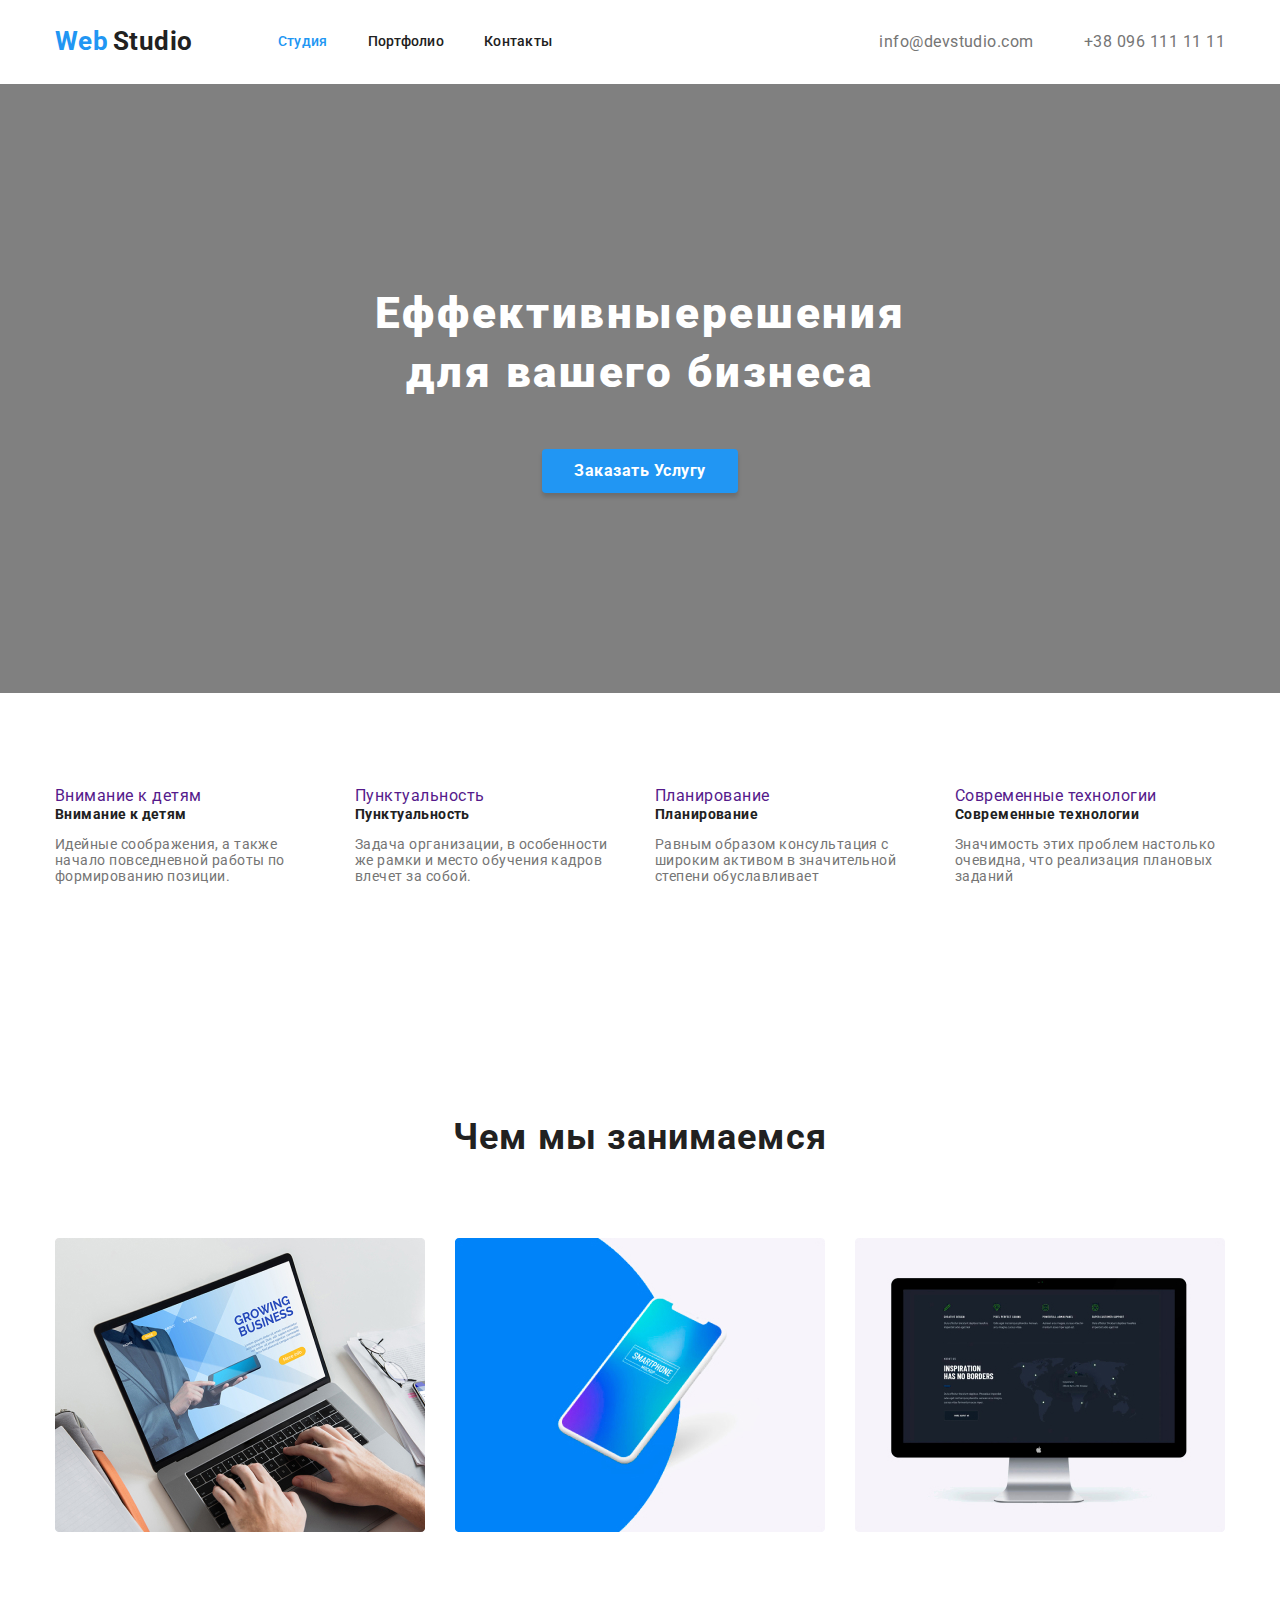
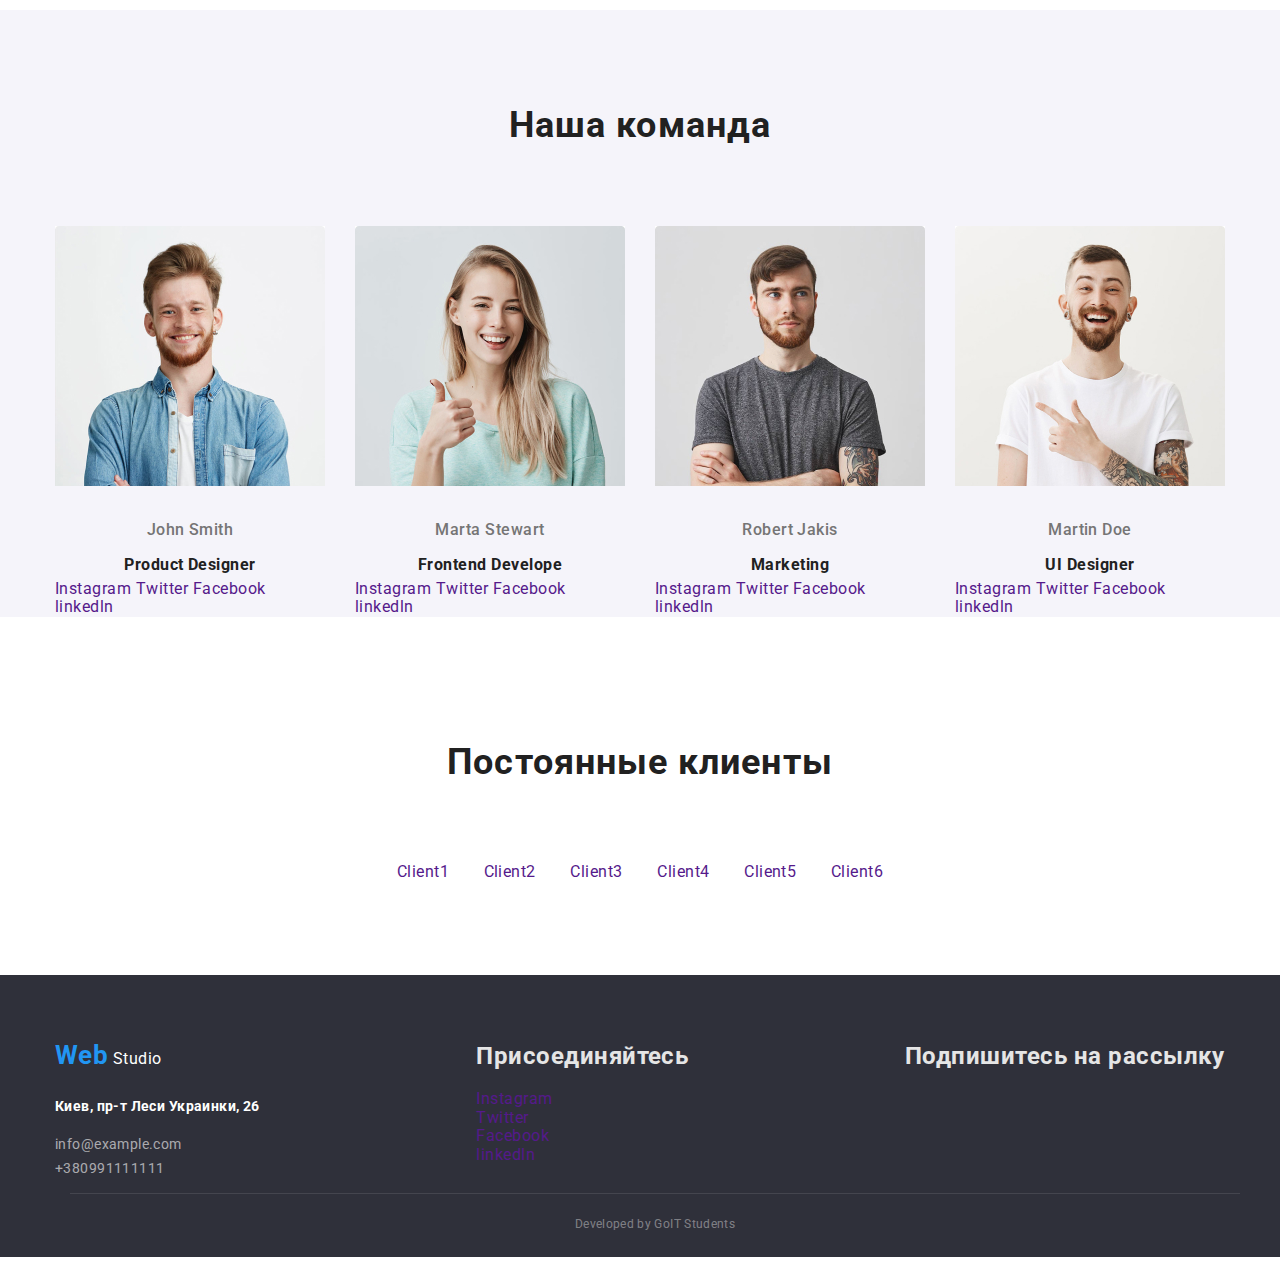
<file: index.html>
<!DOCTYPE html>
<html lang="ru">

<head>
    <link href="https://fonts.googleapis.com/css2?family=Tangerine&display=swap" rel="stylesheet">
    <meta charset="UTF-8" />
    <meta name="viewport" content="width=device-width, initial-scale=1.0" />
    <title>Document</title>
    <link
        href="https://fonts.googleapis.com/css2?family=Raleway:wght@700&family=Roboto:ital,wght@0,400;0,500;0,700;1,900&display=swap"
        rel="stylesheet">
    <link rel="stylesheet"
        href="https://cdnjs.cloudflare.com/ajax/libs/modern-normalize/0.6.0/modern-normalize.min.css">
    <link rel="stylesheet" href="./css/styles.css">
</head>

<body>
    <!-- Шапка сайта -->
    <header>
        <nav class="container site-nav main">
            <a href=""><span class="logo">Web</span>
                <span class="logo-two">Studio</span></a>
            <ul class="flex ">
                <li class="flex-link"><a href="" class="link active">Студия</a></li>
                <li class="flex-link"><a href="./portfolio.html" class="link">Портфолио</a></li>
                <li class="flex-link"><a href="" class="link">Контакты</a></li>
            </ul>
            <ul class="flex left">
                <li class="right"><a href="mailto:info@devstudio.com" class="link-link">info@devstudio.com</a></li>
                <li><a href="tel:+380961111111" class="link-link">+38 096 111 11 11</a></li>
            </ul>
        </nav>
    </header>

    <main class="">
        <!-- Герой -->
        <section class="section-hero">
            <div class="container">
                    <h1 class="hero">Еффективныерешения <br>для вашего бизнеса</h1>
                    <a href="" class="btn">Заказать Услугу</a>   
            </div>
        </section>
        <!-- Преимущества -->
        <section class="sectoin-adnantages">

            <ul class="container advantages">

                <li class="advants-iten">
                    <a href="" aria-label="Внимание к детям">Внимание к детям</a>
                    <h2 class="title-name">Внимание к детям</h2>
                    <p class="slogan">
                        Идейные соображения, а также начало повседневной
                        работы по формированию позиции.
                    </p>
                </li>
                <li class="advants-iten">
                    <a href="" aria-label="Пунктуальность">Пунктуальность</a>
                    <h2 class="title-name">Пунктуальность</h2>
                    <p class="slogan">
                        Задача организации, в особенности же рамки и место
                        обучения кадров влечет за собой.
                    </p>
                </li>
                <li class="advants-iten">
                    <a href="" aria-label="Планирование">Планирование</a>
                    <h2 class="title-name">Планирование</h2>
                    <p class="slogan">
                        Равным образом консультация с широким активом
                        в значительной степени обуславливает
                    </p>
                </li>
                <li class="advants-iten">
                    <a href="" aria-label="Современные технологии">Современные технологии</a>
                    <h2 class="title-name">Современные технологии</h2>
                    <p class="slogan">
                        Значимость этих проблем настолько очевидна,
                        что реализация плановых заданий
                    </p>
                </li>
            </ul>
        </section>


        <!-- Чем мы занимаемся -->
        <section class="section-doing">
            <div class="container">
                <h2 class="headline">Чем мы занимаемся</h2>
                <ul class="doing">
                    <li class="doing-item">
                        <img src="./images/Copm.jpg" alt="Copm" width="370">
                        <h3 class="caption">Десктопные приложения</h3>

                    </li>
                    <li class="doing-item">
                        <img src="./images/Mobileap.jpg" alt="Mobileap" width="370">
                        <h3 class="caption">Мобильные приложения</h3>
                    </li>
                    <li class="doing-item">
                        <img src="./images/Design.jpg" alt="Design" width="370">
                        <h3 class="caption">Дизайнерские решения</h3>
                    </li>
                </ul>
            </div>
        </section>

        <!-- Team -->
        <section class="team">
            <div class="container">
                <h2 class="headline">Наша команда</h2>
                <ul class="our-team">
                    <li class="team-iten">
                        <img src="./images/johnsmith.jpg" alt="johnsmith" width="270">
                        <h3 class="name">John Smith</h3>
                        <h4 class="user">Product Designer</h4>
                        <a href="" aria-label="Instagram">Instagram</a>
                        <a href="" aria-label="Twitter">Twitter</a>
                        <a href="" aria-label="Facebook">Facebook</a>
                        <a href="" aria-label="linkedln">linkedln</a>


                    </li>
                    <li class="team-iten">
                        <img src="./images/Marta.jpg" alt="Marta" width="270">
                        <h3 class="name">Marta Stewart</h3>
                        <h4 class="user">Frontend Develope</h4>
                        <a href="" aria-label="Instagram">Instagram</a>
                        <a href="" aria-label="Twitter">Twitter</a>
                        <a href="" aria-label="Facebook">Facebook</a>
                        <a href="" aria-label="linkedln">linkedln</a>


                    </li>
                    <li class="team-iten">
                        <img src="./images/Robert.jpg" alt="Robert" width="270">
                        <h3 class="name">Robert Jakis</h3>
                        <h4 class="user">Marketing</h4>
                        <a href="" aria-label="Instagram">Instagram</a>
                        <a href="" aria-label="Twitter">Twitter</a>
                        <a href="" aria-label="Facebook">Facebook</a>
                        <a href="" aria-label="linkedln">linkedln</a>


                    </li>
                    <li class="team-iten">
                        <img src="./images/Martin.jpg" alt="Martin" width="270">
                        <h3 class="name">Martin Doe</h3>
                        <h4 class="user">UI Designer</h4>
                        <a href="" aria-label="Instagram">Instagram</a>
                        <a href="" aria-label="Twitter">Twitter</a>
                        <a href="" aria-label="Facebook">Facebook</a>
                        <a href="" aria-label="linkedln">linkedln</a>


                    </li>
                </ul>
            </div>
        </section>
        <!-- Постоянные клиенты -->
        <section class="clients">
            <div class="container">
                <h2 class="headline">Постоянные клиенты</h2>
                <div class="container-clients"> <a href="" aria-label="Client1" class="clients-item">Client1</a>
                    <a href="" aria-label="Client2" class="clients-item">Client2</a>
                    <a href="" aria-label="Client3" class="clients-item">Client3</a>
                    <a href="" aria-label="Client4" class="clients-item">Client4</a>
                    <a href="" aria-label="Client5" class="clients-item">Client5</a>
                    <a href="" aria-label="Client6" class="clients-item">Client6</a></div>
            </div>
        </section>
    </main>


    <!-- Футер -->
    <footer class="footer">
        <div class="container">
            <div class="footer-container">
                <ul>
                    <li> <a href=""><span class="logo">Web</span>
                            <span class="logo-tree">Studio</span></a>
                    </li>
                    <li>
                        <h3 class="footer-text">Киев, пр-т Леси Украинки, 26</h3>
                    </li>
                    <li><a href="info@example.com" class="footer-link">info@example.com</a></li>
                    <li><a href="+380991111111" class="footer-link">+380991111111</a></li>
                </ul>


                <ul class="">
                    <li>
                        <h2>Присоединяйтесь</h2>
                    </li>
                    <li><a href="" aria-label="Instagram">Instagram</a></li>
                    <li><a href="" aria-label="Twitter">Twitter</a></li>
                    <li><a href="" aria-label="Facebook">Facebook</a></li>
                    <li><a href="" aria-label="linkedln">linkedln</a></li>
                </ul>
                <ul>
                    <H2>Подпишитесь на рассылку</H2>
                </ul>
            </div>

            <div class="container">
                <p class="copywriting">Developed by GoIT Students</p>
            </div>
        </div>
    </footer>
</body>

</html>
</file>
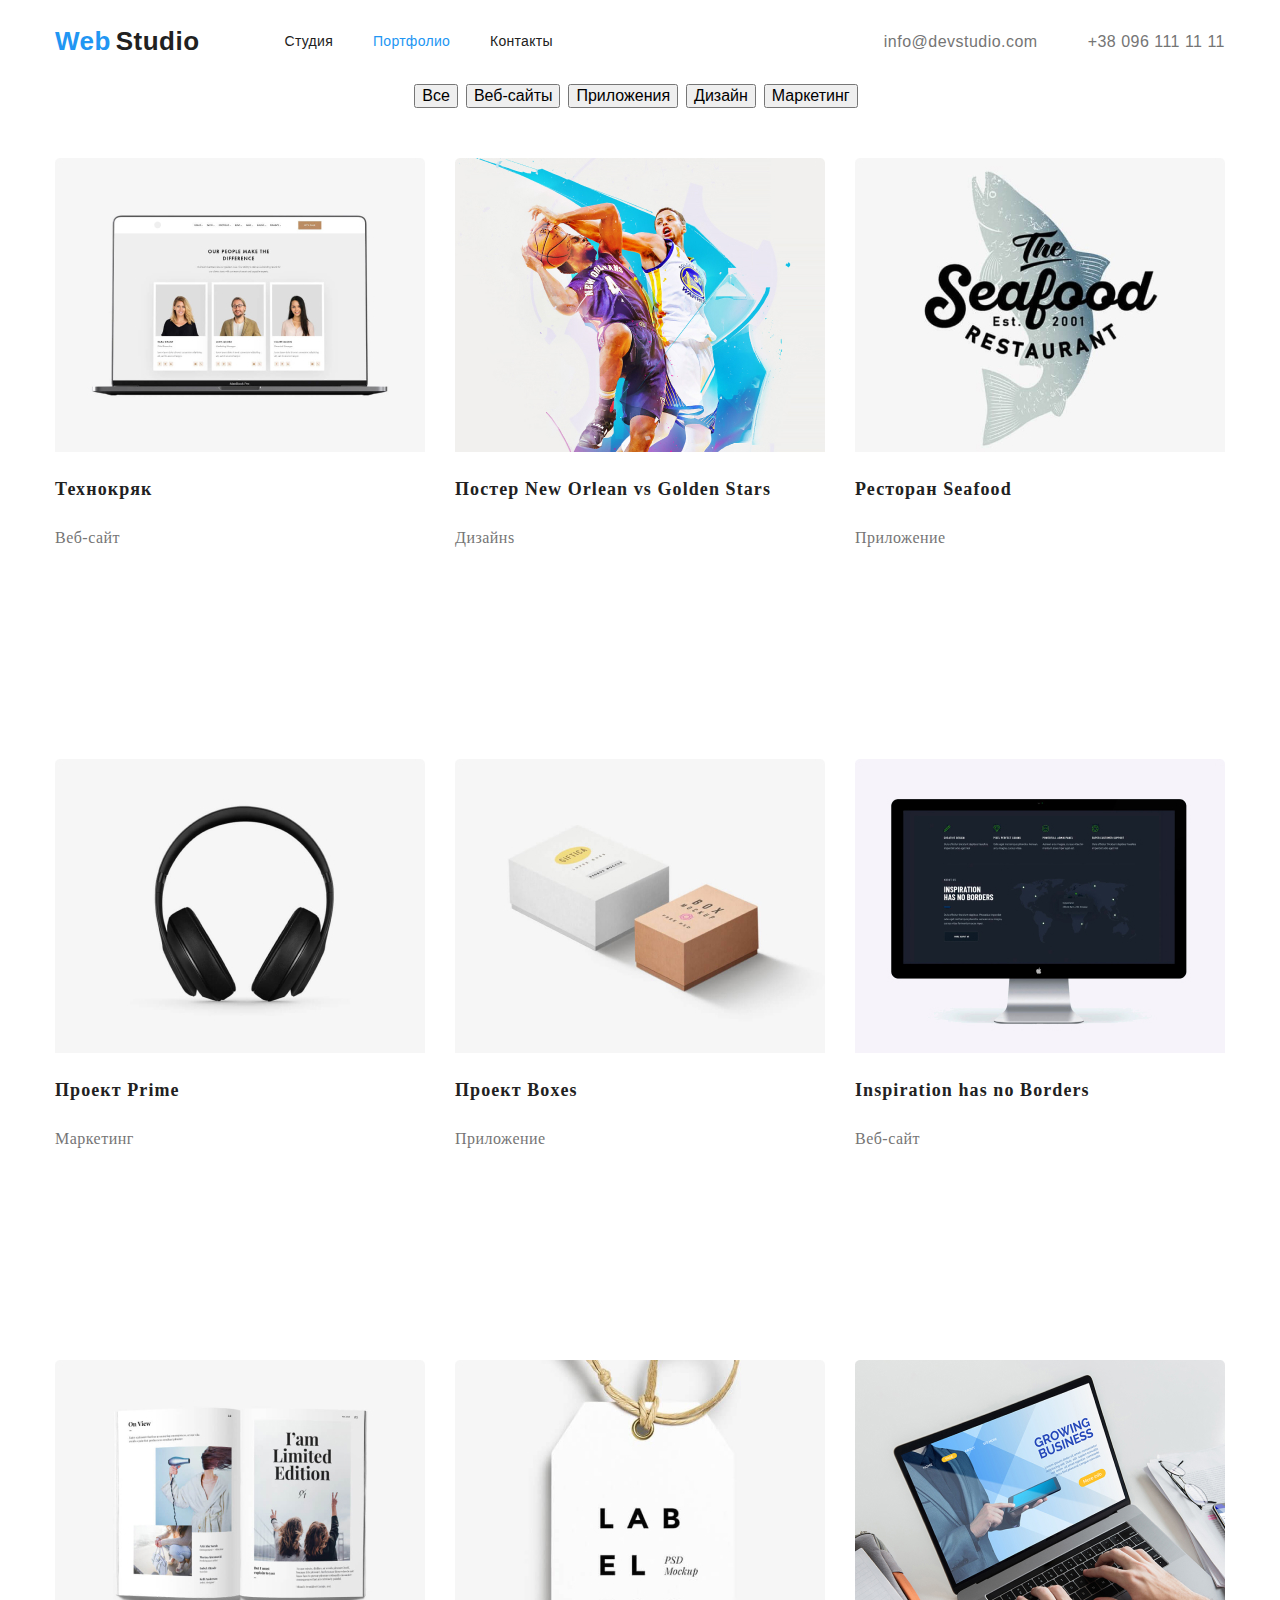
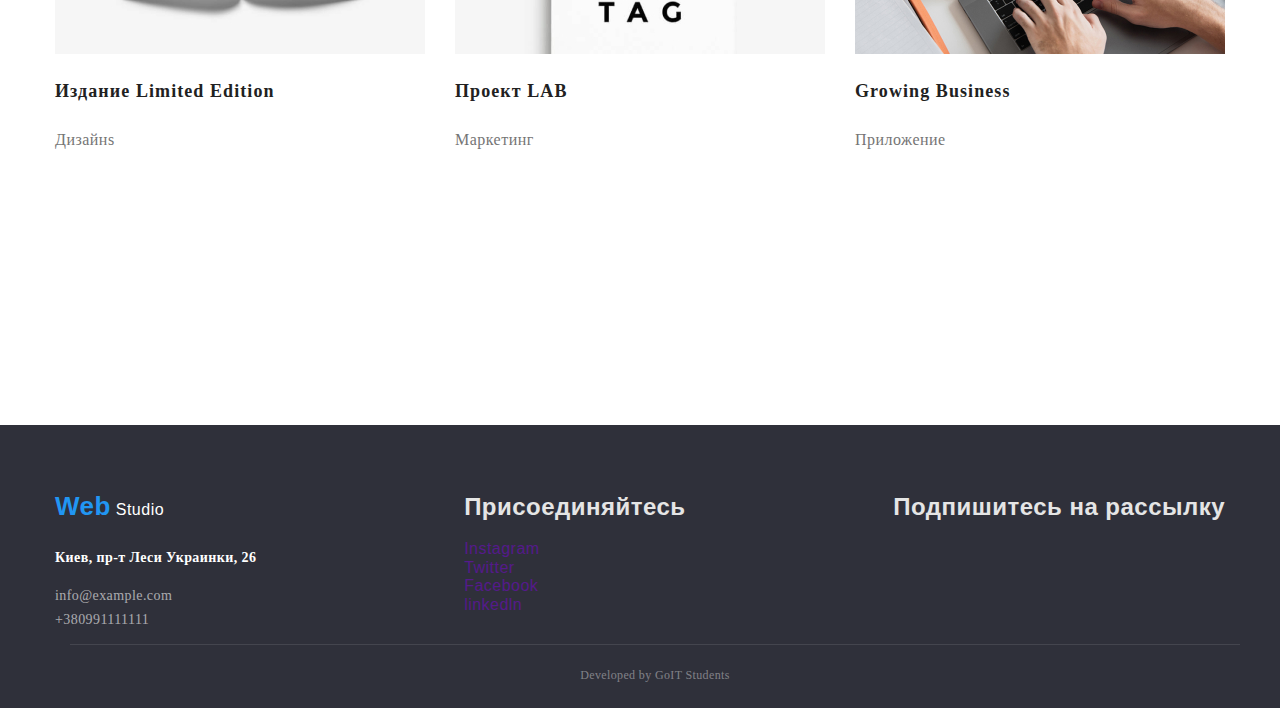
<file: portfolio.html>
<!DOCTYPE html>
<html lang="ru">

<head>
    <meta charset="UTF-8">
    <meta name="viewport" content="width=device-width, initial-scale=1.0">
    <title>Document</title>
    <link rel="stylesheet"
        href="https://cdnjs.cloudflare.com/ajax/libs/modern-normalize/0.6.0/modern-normalize.min.css">
    <link rel="stylesheet" href="./css/styles.css">
</head>

<body>
    <header>
        <nav class="container site-nav main">
            <a href=""><span class="logo">Web</span>
                <span class="logo-two">Studio</span></a>
            <ul class="flex">
                <li class="flex-link"><a href="./index.html" class="link">Студия</a></li>
                <li class="flex-link"><a href="" class="link active">Портфолио</a></li>
                <li class="flex-link"><a href="" class="link">Контакты</a></li>
            </ul>
            <ul class="flex left">
                <li class="right"> <a href="mailto:info@devstudio.com" class="link-link">info@devstudio.com</a></li>
                <li><a href="tel:+380961111111" class="link-link">+38 096 111 11 11</a></li>
            </ul>

        </nav>
    </header>
    <main>
        <!-- навигация по проектам   -->


        <section class="container buttom-iten">
            <h1 class="visually-hidden">навигация по проектам</h1>

            <div class="buttom-iten">
                <button type="button" class="button"> Все</button>
                <button type="button" class="button">Веб-сайты</button>
                <button type="button" class="button">Приложения</button>
                <button type="button" class="button">Дизайн</button>
                <button type="button" class="button">Маркетинг</button>
            </div>
        </section>

        <!--  проекты    -->
        <h1 class="visually-hidden">Проеткы</h1>
        <section>
            <div class="container">

                <ul class="flex-container">
                    <li class="flex-element">
                        <img src="./images/groups.jpg" alt="groups" width="370">
                        <h2 class="name-project">Технокряк</h2>
                        <p class="project">Веб-сайт</p>
                        <p class="text">Технокряк это современная площадка распространения коронавируса.
                            Компании используют эту платформу для цифрового шпионажа и
                            атак на защищённые сервера конкурентов
                        </p>
                    </li>
                    <li class="flex-element">
                        <img src="./images/bascet.jpg" alt="bascet" width="370">
                        <h2 class="name-project">Постер New Orlean vs Golden Stars</h2>
                        <p class="project">Дизайнs</p>
                        <p class="text">Технокряк это современная площадка распространения коронавируса.
                            Компании используют эту платформу для цифрового шпионажа и
                            атак на защищённые сервера конкурентов
                        </p>
                    </li>
                    <li class="flex-element">
                        <img src="./images/seafot.jpg" alt="seafot" width="370">
                        <h2 class="name-project">Ресторан Seafood</h2>
                        <p class="project">Приложение</p>
                        <p class="text">Технокряк это современная площадка распространения коронавируса.
                            Компании используют эту платформу для цифрового шпионажа и
                            атак на защищённые сервера конкурентов
                        </p>
                    </li>
                    <li class="flex-element">
                        <img src="./images/prime.jpg" alt="prime" width="370">
                        <h2 class="name-project">Проект Prime</h2>
                        <p class="project">Маркетинг</p>
                        <p class="text">Технокряк это современная площадка распространения коронавируса.
                            Компании используют эту платформу для цифрового шпионажа и
                            атак на защищённые сервера конкурентов
                        </p>
                    </li>
                    <li class="flex-element">
                        <img src="./images/boxes.jpg" alt="boxes" width="370">
                        <h2 class="name-project">Проект Boxes</h2>
                        <p class="project">Приложение</p>
                        <p class="text">Технокряк это современная площадка распространения коронавируса.
                            Компании используют эту платформу для цифрового шпионажа и
                            атак на защищённые сервера конкурентов
                        </p>
                    </li>
                    <li class="flex-element">
                        <img src="./images/Border.jpg" alt="Border" width="370">
                        <h2 class="name-project">Inspiration has no Borders</h2>
                        <p class="project">Веб-сайт</p>
                        <p class="text">Технокряк это современная площадка распространения коронавируса.
                            Компании используют эту платформу для цифрового шпионажа и
                            атак на защищённые сервера конкурентов
                        </p>
                    </li>
                    <li class="flex-element">
                        <img src="./images/edition.jpg" alt="edition" width="370">
                        <h2 class="name-project">Издание Limited Edition</h2>
                        <p class="project">Дизайнs</p>
                        <p class="text">Технокряк это современная площадка распространения коронавируса.
                            Компании используют эту платформу для цифрового шпионажа и
                            атак на защищённые сервера конкурентов
                        </p>
                    </li>
                    <li class="flex-element">
                        <img src="./images/lab.jpg" alt="lab" width="370">
                        <h2 class="name-project">Проект LAB</h2>
                        <p class="project">Маркетинг</p>
                        <p class="text">Технокряк это современная площадка распространения коронавируса.
                            Компании используют эту платформу для цифрового шпионажа и
                            атак на защищённые сервера конкурентов
                        </p>
                    </li>
                    <li class="flex-element">
                        <img src="./images/business.jpg" alt="business" width="370">
                        <h2 class="name-project">Growing Business</h2>
                        <p class="project">Приложение</p>
                        <p class="text">Технокряк это современная площадка распространения коронавируса.
                            Компании используют эту платформу для цифрового шпионажа и
                            атак на защищённые сервера конкурентов
                        </p>
                    </li>
                </ul>

            </div>
        </section>

    </main>

    <footer class="footer">
        <div class="container">
            <div class="footer-container">
                <ul>
                    <li> <a href=""><span class="logo">Web</span>
                            <span class="logo-tree">Studio</span></a>
                    </li>
                    <li>
                        <h3 class="footer-text">Киев, пр-т Леси Украинки, 26</h3>
                    </li>
                    <li><a href="info@example.com" class="footer-link">info@example.com</a></li>
                    <li><a href="+380991111111" class="footer-link">+380991111111</a></li>
                </ul>

            
                <ul class="">
                    <li>
                        <h2>Присоединяйтесь</h2>
                    </li>
                    <li><a href="" aria-label="Instagram">Instagram</a></li>
                    <li><a href="" aria-label="Twitter">Twitter</a></li>
                    <li><a href="" aria-label="Facebook">Facebook</a></li>
                    <li><a href="" aria-label="linkedln">linkedln</a></li>
                </ul>
                <ul>
                    <H2>Подпишитесь на рассылку</H2>
                </ul>
            </div>

            <div class="container">
                <p class="copywriting">Developed by GoIT Students</p>
            </div>
        </div>
    </footer>
</body>


</html>
</file>
<file: css/styles.css>
:root {
  --primery-text-kolor: #212121;
  --title-text-kolor: #757575;
  --primary-white-color: #ffffff;
  --primary-background-color: #e5e5e5;
}

ul {
  list-style: none;
  padding: 0px;
  margin: 0px;
}
body {
  color: var(--primary-background-color);
  font-family: Roboto, sans-serif;
  letter-spacing: 0.03em;
}
a {
  text-decoration: none;
}
.visually-hidden {
  position: absolute;
  width: 1px;
  height: 1px;
  margin: -1px;
  border: 0;
  padding: 0;
  clip: rect(0 0 0 0);
  overflow: hidden;
}
/* шапка сайта */

.container-hero {
  text-align: center;
}
.flex {
  display: flex;
  margin-left: 85px;
}
.flex-link {
  margin-right: 40px;
}
.flex .flex-link:last-child {
  margin-right: 0;
}
.container {
  width: 1200px;
  margin: 0 auto;
  padding: 0 15px;
}

.logo {
  font-weight: 700;
  font-size: 26px;
  line-height: 1.2;
  color: #2196f3;
}
.logo-two {
  color: var(--primery-text-kolor);
  font-weight: 700;
  font-size: 26px;
  line-height: 1.2;
}
.link {
  display: block;
  padding-top: 32px;
  padding-bottom: 32px;
  text-decoration: none;
}
.link:active {
  font-weight: 500;
  font-size: 14px;
  line-height: 1.14;
  letter-spacing: 0.02em;
  display: inline-block;
}

.site-nav .link:hover,
.site-nav .link:focus {
  color: #2196f3;
}
.site-nav .link {
  color: var(--primery-text-kolor);
  font-weight: 500;
  font-size: 14px;
  line-height: 1.4;
  letter-spacing: 0.02em;
}

.link-link:visited {
  color: var(--title-text-kolor);
}
.link-link:hover{
  color: #2196f3;
}
.link.active{
  color: #2196f3;
}
.link-link {
  color: var(--title-text-kolor);
  display: inline-block;
}
.main {
  display: flex;
  align-items: center;
}
.left {
  margin-left: auto;
}
.right {
  margin-right: 50px;
}

/* Герой */

.section-hero {
  background-color: gray;
  text-align: center;
  padding-top: 200px;
padding-bottom: 200px;
}
.section-hero > container {
text-align: center;

}
.btn {
  display: inline-flex;
  padding: 10px 32px;
  min-width: 130px;
  box-shadow: 0px 4px 4px rgba(0, 0, 0, 0.15);
  border-radius: 4px;

  background-color: #2196f3;
  color: var(--primary-white-color);

  font-size: 16px;
  line-height: 1.5;
  text-align: center;
  text-decoration: none;
  font-weight: 700;
}
.hero {
  flex-wrap: wrap;
  margin-top: 0px;
  margin-bottom: 46px;

  color: var(--primary-white-color);

  font-family: Roboto;
  text-align: center;
  font-weight: 900;
  font-size: 44px;
  line-height: 1.36;
  letter-spacing: 0.06em;
}

/* преимущества  */

.advantages {
  display: flex;
  flex-wrap: wrap;
  padding-top: 94px;
  padding-bottom: 94px;
}

.advants-iten {
  width: 270px;
  margin-right: 30px;
}
.advants-iten {
  width: calc((100% - 90px) / 4);
}
.advants-iten:nth-child(4n) {
  margin-right: 0px;
}

.title-name {
  margin-top: 0px;
  margin-bottom: 10px;
  font-family: Roboto;
  font-weight: 700;
  font-size: 14px;
  line-height: 1, 15;
  letter-spacing: 0.03em;
  color: var(--primery-text-kolor);
}
.slogan {
  font-family: Roboto;
  font-size: 14px;
  line-height: 1, 71;
  color: var(--title-text-kolor);
}

/* чем мы занимеемся*/
.sectoin-doing {
  padding-top: 94px;
  padding-bottom: 94px;
}
.doing {
  display: flex;
  flex-wrap: wrap;
}
.doing-item {
  width: 370px;
  margin-right: 30px;
}
.doing-iten {
  width: calc((100% - 60px) / 3);
}
.doing-item:nth-child(3n) {
  margin-right: 0px;
}

.headline {
  padding-top: 94px;
  padding-bottom: 50px;
  font-family: Roboto;
  color: var(--primery-text-kolor);
  font-weight: 700;
  font-size: 36px;
  line-height: 1.17;
  letter-spacing: 0.03em;
  text-align: center;
}
.caption {
  font-family: Roboto;
  font-weight: 700;
  font-size: 14px;
  line-height: 1.14;
  text-align: center;
  letter-spacing: 0.03em;
  color: var(--primary-white-color);
}

/* Команда */
.team {
  background-color: #f5f4fa;
}
.our-team {
  display: flex;
  flex-wrap: wrap;
}
.team-iten {
  width: 270px;
  margin-right: 30px;
}
.team-iten {
  width: calc((100% - 90px) / 4);
}
.team-iten:nth-child(4n) {
  margin-right: 0px;
}

.name {
  margin-top: 30px;
  margin-bottom: 10px;
  font-family: Roboto;
  font-weight: 500;
  font-size: 16px;
  line-height: 1.19;
  letter-spacing: 0.03em;
  color: var(--title-text-kolor);
  display: flex;
  flex-wrap: wrap;
  justify-content: center;
}

.user {
  margin-top: 0px;
  margin-bottom: 0px;
  display: flex;
  flex-wrap: wrap;
  justify-content: center;
  font-family: Roboto;
  font-size: 16px;
  line-height: 1.9;
  letter-spacing: 0.03em;
  color: var(--primery-text-kolor);
}

/* постоянные клиенты */

.clients {
  display: flex;
  text-align: center;
}
.container-clients {
  margin-bottom: 94px;
}
.clients-item {
  margin-right: 30px;
}
.clients-item:nth-child(6n) {
  margin-right: 0px;
}

/* footer */

.footer {
  background: #2f303a;
}
.footer-container {
  padding-top: 48px;
  display: flex;
  align-items: baseline;
  justify-content: space-between;
}
.logo-tree {
  color: var(--primary-white-color);
}
.footer-text {
  padding-top: 10px;

  font-family: Roboto;
  font-size: 14px;
  line-height: 1.71;
  letter-spacing: 0.03em;
  color: var(--primary-white-color);
}

.footer-link {
  padding-top: 9px;

  font-family: Roboto;
  font-size: 14px;
  line-height: 1.71;
  letter-spacing: 0.03em;
  color: rgba(255, 255, 255, 0.6);
}
.copywriting {
  text-align: center;

  border-top: 1px solid rgba(255, 255, 255, 0.1);
  padding-top: 18px;
  padding-bottom: 21px;

  font-family: Roboto;
  font-size: 12px;
  line-height: 2;

  letter-spacing: 0.03em;
  color: rgba(255, 255, 255, 0.4);
}

/* портфолио */
/* навигация  */
.button:hover,
.button:focus {
  color: #2196f3;
}
.button {
  margin-right: 8px;
}
.buttom-iten {
  display: flex;
  justify-content: center;
}

/* проекты */
.still {
  background: green;
  margin-bottom: 0;
  margin-top: 0;
}
.name-project {
  font-family: Roboto;
  font-weight: 700;
  font-size: 18px;
  line-height: 2;
  letter-spacing: 0.06em;
  color: var(--primery-text-kolor);
}
.project {
  font-family: Roboto;

  font-size: 16px;
  line-height: 1.89;
  letter-spacing: 0.03em;
  color: var(--title-text-kolor);
}
.text {
  font-family: Roboto;

  font-size: 18px;
  line-height: 1.55;
  letter-spacing: 0.03em;
  color: var(--primary-white-color);
}
.flex-container {
  display: flex;
  flex-wrap: wrap;
  padding-top: 50px;
  padding-bottom: 94px;
}
.flex-element {
  width: 370px;
  margin-right: 30px;
  margin-bottom: 30px;
}
.flex-element:nth-child(3n) {
  margin-right: 0px;
}
.flex-element:nth-last-child(-n + 3) {
  margin-bottom: 0;
}
</file>
